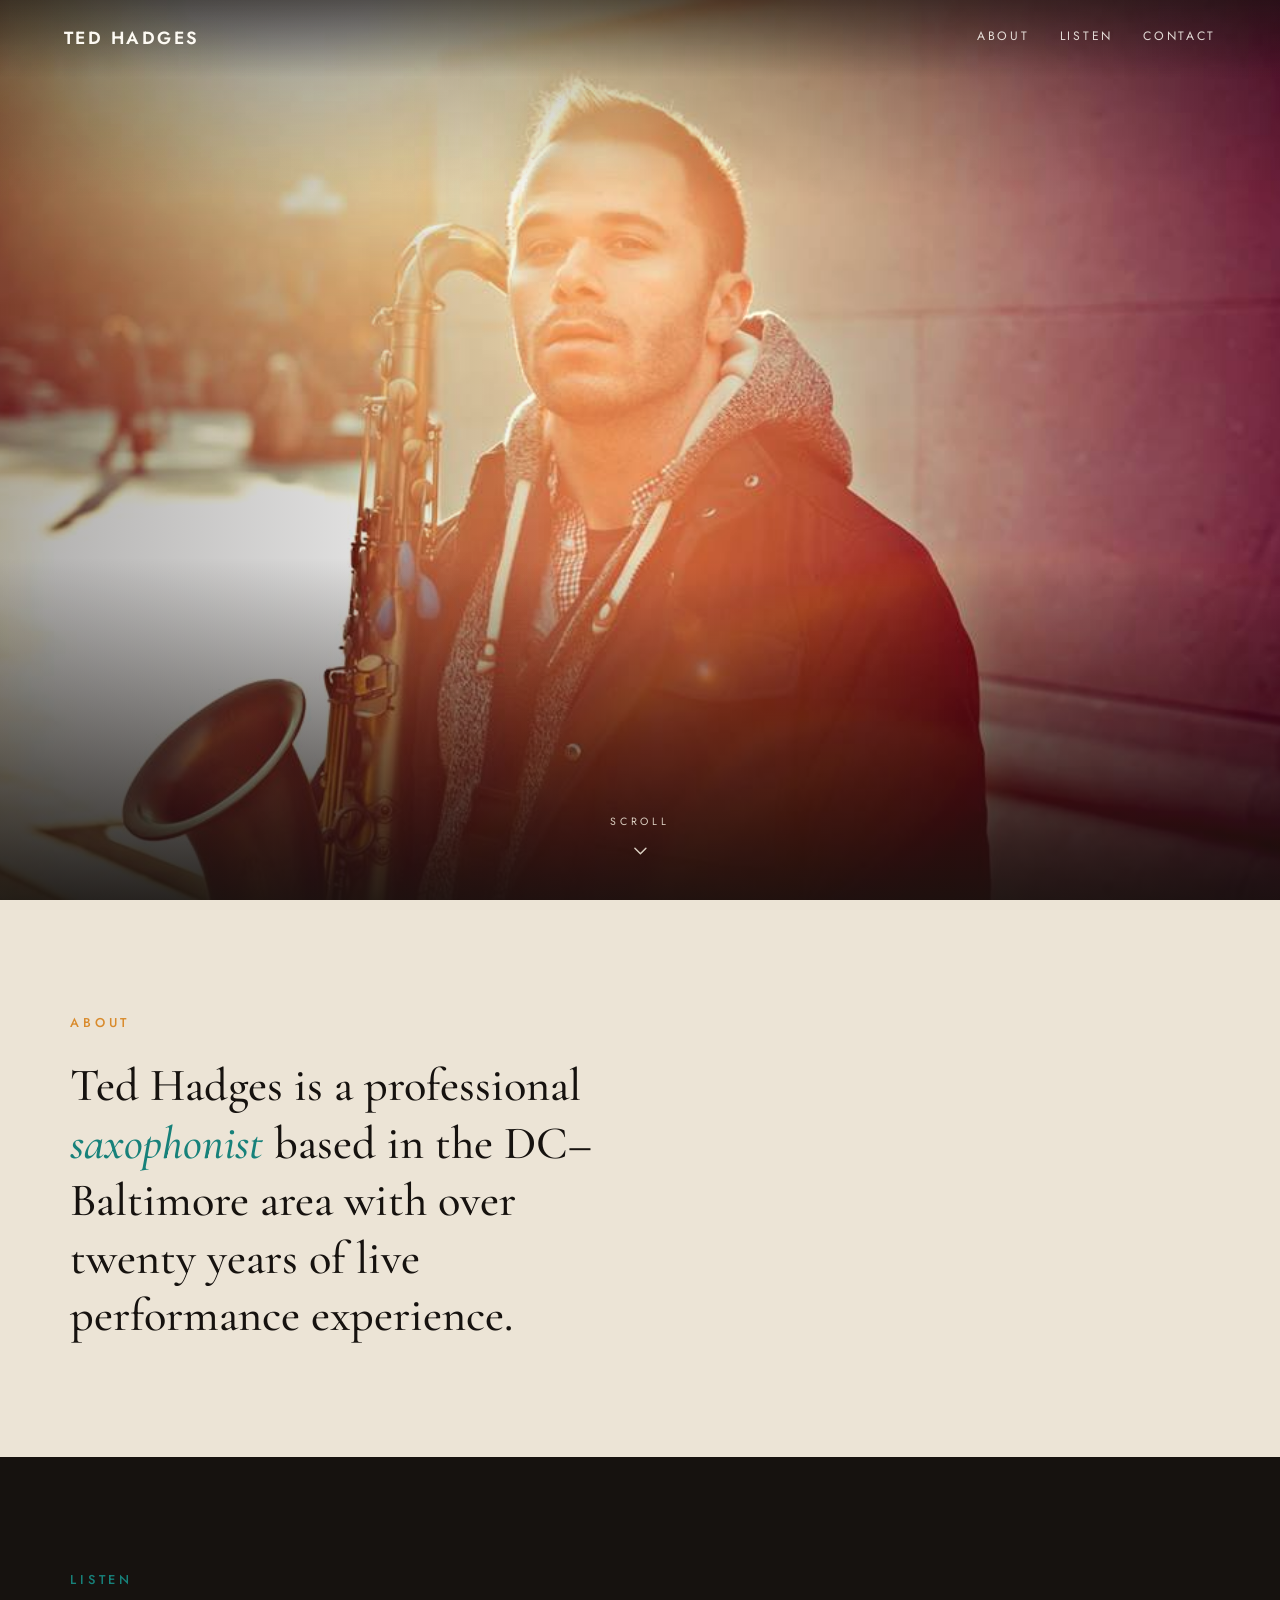
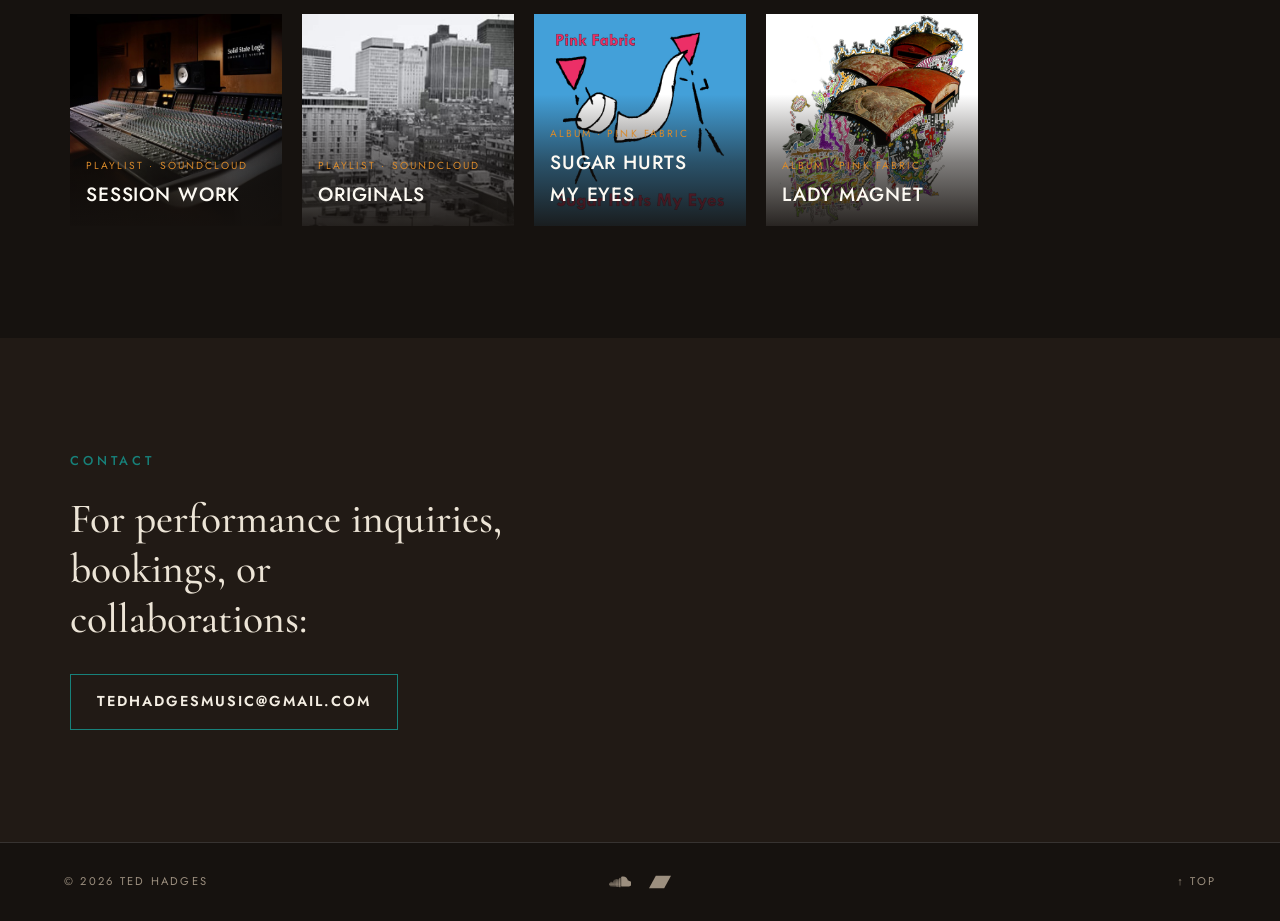
<file: index.html>
<!DOCTYPE html>
<html lang="en">
<head>
  <meta charset="utf-8">
  <meta name="viewport" content="width=device-width, initial-scale=1">
  <title>Ted Hadges — Saxophonist</title>
  <meta name="description" content="Ted Hadges is a professional saxophonist based in the DC–Baltimore area with over twenty years of live performance experience.">

  <!-- Favicons -->
  <link rel="icon" href="favicon.svg" type="image/svg+xml">
  <link rel="icon" href="favicon-32.png" sizes="32x32" type="image/png">
  <link rel="apple-touch-icon" href="apple-touch-icon.png">

  <!-- Social preview (Open Graph / Twitter) -->
  <meta property="og:type" content="website">
  <meta property="og:url" content="https://tedhadges.com/">
  <meta property="og:title" content="Ted Hadges — Saxophonist">
  <meta property="og:description" content="Professional saxophonist in the DC–Baltimore area with over twenty years of live performance experience.">
  <meta property="og:image" content="https://tedhadges.com/og-image.jpg">
  <meta property="og:image:width" content="1200">
  <meta property="og:image:height" content="630">
  <meta name="twitter:card" content="summary_large_image">
  <meta name="twitter:title" content="Ted Hadges — Saxophonist">
  <meta name="twitter:description" content="Professional saxophonist in the DC–Baltimore area with over twenty years of live performance experience.">
  <meta name="twitter:image" content="https://tedhadges.com/og-image.jpg">

  <style>
    /* self-hosted fonts */
    @font-face {
      font-family: 'Jost'; font-style: normal; font-weight: 400;
      font-display: swap; src: url('fonts/jost-normal-400-latin-ext.woff2') format('woff2');
      unicode-range: U+0100-02BA, U+02BD-02C5, U+02C7-02CC, U+02CE-02D7, U+02DD-02FF, U+0304, U+0308, U+0329, U+1D00-1DBF, U+1E00-1E9F, U+1EF2-1EFF, U+2020, U+20A0-20AB, U+20AD-20C0, U+2113, U+2C60-2C7F, U+A720-A7FF;
    }
    @font-face {
      font-family: 'Jost'; font-style: normal; font-weight: 400;
      font-display: swap; src: url('fonts/jost-normal-400-latin.woff2') format('woff2');
      unicode-range: U+0000-00FF, U+0131, U+0152-0153, U+02BB-02BC, U+02C6, U+02DA, U+02DC, U+0304, U+0308, U+0329, U+2000-206F, U+20AC, U+2122, U+2191, U+2193, U+2212, U+2215, U+FEFF, U+FFFD;
    }
    @font-face {
      font-family: 'Jost'; font-style: normal; font-weight: 500;
      font-display: swap; src: url('fonts/jost-normal-500-latin-ext.woff2') format('woff2');
      unicode-range: U+0100-02BA, U+02BD-02C5, U+02C7-02CC, U+02CE-02D7, U+02DD-02FF, U+0304, U+0308, U+0329, U+1D00-1DBF, U+1E00-1E9F, U+1EF2-1EFF, U+2020, U+20A0-20AB, U+20AD-20C0, U+2113, U+2C60-2C7F, U+A720-A7FF;
    }
    @font-face {
      font-family: 'Jost'; font-style: normal; font-weight: 500;
      font-display: swap; src: url('fonts/jost-normal-500-latin.woff2') format('woff2');
      unicode-range: U+0000-00FF, U+0131, U+0152-0153, U+02BB-02BC, U+02C6, U+02DA, U+02DC, U+0304, U+0308, U+0329, U+2000-206F, U+20AC, U+2122, U+2191, U+2193, U+2212, U+2215, U+FEFF, U+FFFD;
    }
    @font-face {
      font-family: 'Jost'; font-style: normal; font-weight: 600;
      font-display: swap; src: url('fonts/jost-normal-600-latin-ext.woff2') format('woff2');
      unicode-range: U+0100-02BA, U+02BD-02C5, U+02C7-02CC, U+02CE-02D7, U+02DD-02FF, U+0304, U+0308, U+0329, U+1D00-1DBF, U+1E00-1E9F, U+1EF2-1EFF, U+2020, U+20A0-20AB, U+20AD-20C0, U+2113, U+2C60-2C7F, U+A720-A7FF;
    }
    @font-face {
      font-family: 'Jost'; font-style: normal; font-weight: 600;
      font-display: swap; src: url('fonts/jost-normal-600-latin.woff2') format('woff2');
      unicode-range: U+0000-00FF, U+0131, U+0152-0153, U+02BB-02BC, U+02C6, U+02DA, U+02DC, U+0304, U+0308, U+0329, U+2000-206F, U+20AC, U+2122, U+2191, U+2193, U+2212, U+2215, U+FEFF, U+FFFD;
    }
    @font-face {
      font-family: 'Cormorant Garamond'; font-style: italic; font-weight: 500;
      font-display: swap; src: url('fonts/cormorant-italic-500-latin-ext.woff2') format('woff2');
      unicode-range: U+0100-02BA, U+02BD-02C5, U+02C7-02CC, U+02CE-02D7, U+02DD-02FF, U+0304, U+0308, U+0329, U+1D00-1DBF, U+1E00-1E9F, U+1EF2-1EFF, U+2020, U+20A0-20AB, U+20AD-20C0, U+2113, U+2C60-2C7F, U+A720-A7FF;
    }
    @font-face {
      font-family: 'Cormorant Garamond'; font-style: italic; font-weight: 500;
      font-display: swap; src: url('fonts/cormorant-italic-500-latin.woff2') format('woff2');
      unicode-range: U+0000-00FF, U+0131, U+0152-0153, U+02BB-02BC, U+02C6, U+02DA, U+02DC, U+0304, U+0308, U+0329, U+2000-206F, U+20AC, U+2122, U+2191, U+2193, U+2212, U+2215, U+FEFF, U+FFFD;
    }
    @font-face {
      font-family: 'Cormorant Garamond'; font-style: normal; font-weight: 500;
      font-display: swap; src: url('fonts/cormorant-normal-500-latin-ext.woff2') format('woff2');
      unicode-range: U+0100-02BA, U+02BD-02C5, U+02C7-02CC, U+02CE-02D7, U+02DD-02FF, U+0304, U+0308, U+0329, U+1D00-1DBF, U+1E00-1E9F, U+1EF2-1EFF, U+2020, U+20A0-20AB, U+20AD-20C0, U+2113, U+2C60-2C7F, U+A720-A7FF;
    }
    @font-face {
      font-family: 'Cormorant Garamond'; font-style: normal; font-weight: 500;
      font-display: swap; src: url('fonts/cormorant-normal-500-latin.woff2') format('woff2');
      unicode-range: U+0000-00FF, U+0131, U+0152-0153, U+02BB-02BC, U+02C6, U+02DA, U+02DC, U+0304, U+0308, U+0329, U+2000-206F, U+20AC, U+2122, U+2191, U+2193, U+2212, U+2215, U+FEFF, U+FFFD;
    }
    @font-face {
      font-family: 'Cormorant Garamond'; font-style: normal; font-weight: 600;
      font-display: swap; src: url('fonts/cormorant-normal-600-latin-ext.woff2') format('woff2');
      unicode-range: U+0100-02BA, U+02BD-02C5, U+02C7-02CC, U+02CE-02D7, U+02DD-02FF, U+0304, U+0308, U+0329, U+1D00-1DBF, U+1E00-1E9F, U+1EF2-1EFF, U+2020, U+20A0-20AB, U+20AD-20C0, U+2113, U+2C60-2C7F, U+A720-A7FF;
    }
    @font-face {
      font-family: 'Cormorant Garamond'; font-style: normal; font-weight: 600;
      font-display: swap; src: url('fonts/cormorant-normal-600-latin.woff2') format('woff2');
      unicode-range: U+0000-00FF, U+0131, U+0152-0153, U+02BB-02BC, U+02C6, U+02DA, U+02DC, U+0304, U+0308, U+0329, U+2000-206F, U+20AC, U+2122, U+2191, U+2193, U+2212, U+2215, U+FEFF, U+FFFD;
    }

    :root {
      --ink:      #16120f;
      --ink-2:    #211a15;
      --paper:    #ece4d6;
      --paper-2:  #f4eee3;
      --brass:    #d98a2b;
      --teal:     #17817a;
      --muted:    #9c8f7f;
      --line:     rgba(255,255,255,0.14);

      --display: 'Jost', "Helvetica Neue", Arial, sans-serif;
      --label:   'Jost', "Helvetica Neue", Arial, sans-serif;
      --body:    'Cormorant Garamond', Georgia, "Times New Roman", serif;

      --pad: clamp(1.25rem, 5vw, 4rem);
    }
    * { box-sizing: border-box; }
    /* Smooth scrolling is handled in JS (rAF) so it works even when the OS
       "reduce motion" setting disables the browser's native smooth scroll. */
    body {
      margin: 0; background: var(--ink); color: var(--paper);
      font-family: var(--body);
      font-size: clamp(1rem, 0.6rem + 0.7vw, 1.15rem);
      line-height: 1.65; -webkit-font-smoothing: antialiased;
    }
    a { color: inherit; }

    .eyebrow {
      font-family: var(--label); text-transform: uppercase;
      letter-spacing: 0.3em; font-size: clamp(0.68rem, 1.4vw, 0.8rem); font-weight: 500;
    }

    /* ---------- top bar ---------- */
    .topbar {
      position: fixed; z-index: 20; top: 0; left: 0; right: 0;
      display: flex; align-items: center; justify-content: space-between;
      padding: clamp(0.9rem, 2.2vw, 1.5rem) var(--pad);
      color: #fdfaf3;
      transition: background-color 0.3s ease, backdrop-filter 0.3s ease;
    }
    .topbar::before {
      content: ""; position: absolute; inset: 0; z-index: -1; pointer-events: none;
      background: linear-gradient(180deg, rgba(22,18,15,0.55), rgba(22,18,15,0));
      transition: opacity 0.3s ease;
    }
    .topbar.scrolled { background: rgba(22,18,15,0.9); backdrop-filter: blur(8px); }
    .topbar.scrolled::before { opacity: 0; }
    .topbar__brand {
      font-family: var(--display); font-weight: 600; text-transform: uppercase;
      letter-spacing: 0.14em; text-decoration: none; font-size: clamp(0.95rem, 1.6vw, 1.1rem);
    }
    .topbar nav { display: flex; gap: clamp(0.9rem, 2.5vw, 1.9rem); }
    .topbar nav a {
      font-family: var(--label); letter-spacing: 0.22em; text-transform: uppercase;
      font-size: clamp(0.68rem, 1.3vw, 0.76rem); text-decoration: none; opacity: 0.85;
      padding-bottom: 3px; border-bottom: 1px solid transparent;
    }
    .topbar nav a:hover, .topbar nav a:focus-visible { opacity: 1; border-bottom-color: var(--brass); }

    /* ---------- hero ---------- */
    .hero { position: relative; height: 100svh; min-height: 520px; overflow: hidden; }
    .hero__img {
      position: absolute; inset: 0; width: 100%; height: 100%;
      object-fit: cover; object-position: 50% 30%;
      filter: saturate(0.92) contrast(1.04);
    }
    .hero::after {
      content: ""; position: absolute; inset: 0;
      background:
        linear-gradient(180deg, rgba(22,18,15,0.35) 0%, rgba(22,18,15,0) 22%, rgba(22,18,15,0) 62%, rgba(22,18,15,0.9) 100%),
        linear-gradient(90deg, rgba(22,18,15,0.35) 0%, rgba(22,18,15,0) 45%);
    }
    /* hero carries no text — name lives in the nav; identity line is the About heading */
    .scrolldown {
      position: absolute; z-index: 3; left: 50%; bottom: clamp(1.4rem, 4vw, 2.4rem); transform: translateX(-50%);
      display: flex; flex-direction: column; align-items: center; gap: 0.6rem;
      text-decoration: none; color: rgba(247,240,225,0.85);
    }
    .scrolldown span {
      font-family: var(--label); text-transform: uppercase; letter-spacing: 0.35em; font-size: 0.66rem;
    }
    .scrolldown svg { width: 22px; height: 22px; animation: bob 1.8s ease-in-out infinite; }
    @keyframes bob { 0%,100%{ transform: translateY(0);} 50%{ transform: translateY(6px);} }

    /* ---------- generic ---------- */
    section { padding: clamp(3.5rem, 9vw, 7rem) var(--pad); }
    .wrap { max-width: 1140px; margin-inline: auto; }
    .section-label { color: var(--teal); display: block; margin-bottom: 1.5rem; }

    /* ---------- about ---------- */
    .about { background: var(--paper); color: var(--ink); }
    .about .section-label { color: var(--brass); }
    .about__statement {
      font-family: var(--body); font-size: clamp(1.7rem, 4vw, 2.9rem);
      line-height: 1.24; letter-spacing: 0; margin: 0; max-width: 26ch; font-weight: 500;
    }
    .about__statement em { font-style: italic; color: var(--teal); }

    /* ---------- listen: cover-tile grid ---------- */
    .listen { background: var(--ink); }
    .tiles { display: grid; grid-template-columns: repeat(auto-fill, minmax(200px, 1fr)); gap: clamp(0.9rem, 2vw, 1.25rem); }
    .tile {
      position: relative; display: block; aspect-ratio: 1 / 1; overflow: hidden;
      text-decoration: none; background: var(--ink-2);
      outline-offset: 3px;
    }
    .tile__img {
      position: absolute; inset: 0; width: 100%; height: 100%; object-fit: cover;
      transition: transform 0.5s cubic-bezier(.2,.7,.2,1); background: #fff;
    }
    .tile::after {
      content: ""; position: absolute; inset: 0;
      background: linear-gradient(180deg, rgba(22,18,15,0) 38%, rgba(22,18,15,0.55) 70%, rgba(22,18,15,0.92) 100%);
    }
    .tile__meta { position: absolute; z-index: 2; left: 1rem; right: 1rem; bottom: 0.95rem; color: #fdfaf3; }
    .tile__type { font-family: var(--label); text-transform: uppercase; letter-spacing: 0.2em; font-size: 0.64rem; color: var(--brass); display: block; margin-bottom: 0.25rem; }
    .tile__title { font-family: var(--display); font-weight: 500; text-transform: uppercase; letter-spacing: 0.045em; font-size: clamp(0.98rem, 1.8vw, 1.2rem); display: flex; align-items: center; gap: 0.4rem; }
    .tile__title::after { content: "\25B6"; font-size: 0.7em; font-weight: 600; opacity: 0; transform: translateX(-4px); transition: opacity .3s ease, transform .3s ease; }
    .tile:hover .tile__img, .tile:focus-visible .tile__img { transform: scale(1.06); }
    .tile:hover .tile__title::after, .tile:focus-visible .tile__title::after { opacity: 1; transform: none; }

    /* ---------- player lightbox ---------- */
    .modal[hidden] { display: none; }
    .modal { position: fixed; inset: 0; z-index: 100; display: flex; align-items: center; justify-content: center; padding: 1.25rem; }
    .modal__backdrop { position: absolute; inset: 0; background: rgba(10,8,6,0.85); backdrop-filter: blur(4px); }
    .modal__close {
      position: fixed; top: 0.7rem; right: 1rem; z-index: 2;
      background: none; border: 0; color: var(--paper-2); font-size: 2.4rem; line-height: 1;
      cursor: pointer; padding: 0.25rem 0.6rem; font-family: var(--label);
    }
    .modal__close:hover, .modal__close:focus-visible { color: #fff; }
    .modal__box { position: relative; z-index: 1; max-width: 100%; animation: modalin .25s ease; }
    .modal__body { display: flex; max-width: 100%; }
    .modal__body iframe { display: block; border: 0; background: #000; max-width: 100%; box-shadow: 0 20px 60px rgba(0,0,0,0.5); }
    .modal__ratio { position: relative; width: min(900px, calc(100vw - 2.5rem)); aspect-ratio: 16 / 9; }
    .modal__ratio iframe { position: absolute; inset: 0; width: 100%; height: 100%; }
    @keyframes modalin { from { opacity: 0; transform: translateY(12px); } to { opacity: 1; transform: none; } }

    /* ---------- contact ---------- */
    .contact { background: var(--ink-2); }
    .contact__line { font-family: var(--body); font-size: clamp(1.7rem, 3.6vw, 2.6rem); line-height: 1.2; margin: 0.4rem 0 1.8rem; letter-spacing: 0; max-width: 22ch; font-weight: 500; }
    .contact__line em { font-style: italic; color: var(--brass); }
    .mailto {
      display: inline-block; max-width: 100%; overflow-wrap: anywhere;
      font-family: var(--label); text-transform: uppercase; letter-spacing: 0.14em; font-weight: 600;
      font-size: 0.9rem; padding: 0.95rem 1.6rem; border: 1px solid var(--teal); color: var(--paper-2); text-decoration: none;
      transition: background-color .25s ease, color .25s ease;
    }
    .mailto:hover, .mailto:focus-visible { background: var(--teal); color: var(--ink); }

    /* ---------- footer ---------- */
    footer { display: flex; align-items: center; justify-content: space-between; gap: 1rem; padding: 1.75rem var(--pad); border-top: 1px solid var(--line); }
    footer p { margin: 0; font-family: var(--label); letter-spacing: 0.2em; text-transform: uppercase; font-size: 0.7rem; color: var(--muted); }
    .totop { font-family: var(--label); letter-spacing: 0.2em; text-transform: uppercase; font-size: 0.7rem; text-decoration: none; color: var(--muted); }
    .totop:hover, .totop:focus-visible { color: var(--paper); }
    .socials { display: inline-flex; align-items: center; gap: 1.1rem; }
    .social { display: inline-flex; color: var(--muted); transition: color .2s ease; }
    .social svg { width: 22px; height: 22px; display: block; }
    .social:hover, .social:focus-visible { color: var(--brass); }
    /* desktop: truly center the icons regardless of the side items' widths */
    @media (min-width: 620px) {
      footer { display: grid; grid-template-columns: 1fr auto 1fr; }
      footer > p { justify-self: start; }
      footer .socials { justify-self: center; }
      footer .totop { justify-self: end; }
    }

    :focus-visible { outline: 2px solid var(--brass); outline-offset: 3px; }
    @media (prefers-reduced-motion: reduce) {
      .scrolldown svg { animation: none; }
      .tile__img { transition: none; }
      .modal__box { animation: none; }
    }
    @media (max-width: 480px) {
      .scrolldown { display: none; }
      /* keep the email button within narrow viewports */
      .mailto { letter-spacing: 0.06em; padding-left: 1.1rem; padding-right: 1.1rem; font-size: 0.82rem; }
    }
  </style>
</head>
<body id="top">
  <header class="topbar" id="topbar">
    <a class="topbar__brand" href="#top">Ted Hadges</a>
    <nav aria-label="Primary">
      <a href="#about">About</a>
      <a href="#listen">Listen</a>
      <a href="#contact">Contact</a>
    </nav>
  </header>

  <section class="hero">
    <img class="hero__img" src="images/saxpark.jpg" alt="Ted Hadges holding a tenor saxophone in warm evening light">
    <a class="scrolldown" href="#about" aria-label="Scroll down">
      <span>Scroll</span>
      <svg viewBox="0 0 24 24" fill="none" stroke="currentColor" stroke-width="1.6" aria-hidden="true">
        <path d="M6 9l6 6 6-6" stroke-linecap="round" stroke-linejoin="round"/>
      </svg>
    </a>
  </section>

  <section id="about" class="about">
    <div class="wrap">
      <span class="eyebrow section-label">About</span>
      <h1 class="about__statement">Ted Hadges is a professional <em>saxophonist</em> based in the DC–Baltimore area with over twenty years of live performance experience.</h1>
    </div>
  </section>

  <section id="listen" class="listen">
    <div class="wrap">
      <span class="eyebrow section-label">Listen</span>
      <div class="tiles">
        <a class="tile" href="https://soundcloud.com/tedhadges/sets/studio-work" target="_blank" rel="noopener"
           data-embed-type="soundcloud" data-embed-id="tedhadges/sets/studio-work" data-embed-w="600" data-embed-h="560">
          <img class="tile__img" src="images/sc-studio-work.jpg" alt="Studio and commercial saxophone work" loading="lazy">
          <span class="tile__meta">
            <span class="tile__type">Playlist · SoundCloud</span>
            <span class="tile__title">Session Work</span>
          </span>
        </a>
        <a class="tile" href="https://soundcloud.com/tedhadges/sets/original-work" target="_blank" rel="noopener"
           data-embed-type="soundcloud" data-embed-id="tedhadges/sets/original-work" data-embed-w="600" data-embed-h="560">
          <img class="tile__img" src="images/sc-original-work.jpg" alt="Originals — city skyline cover" loading="lazy">
          <span class="tile__meta">
            <span class="tile__type">Playlist · SoundCloud</span>
            <span class="tile__title">Originals</span>
          </span>
        </a>
        <a class="tile" href="https://pinkfabric.bandcamp.com/album/sugar-hurts-my-eyes" target="_blank" rel="noopener"
           data-embed-type="bandcamp" data-embed-album="3026051395" data-embed-track="1848929187" data-embed-w="400" data-embed-h="472">
          <img class="tile__img" src="images/album-sugar-hurts.jpg" alt="Sugar Hurts My Eyes album cover" loading="lazy">
          <span class="tile__meta">
            <span class="tile__type">Album · Pink Fabric</span>
            <span class="tile__title">Sugar Hurts My Eyes</span>
          </span>
        </a>
        <a class="tile" href="https://pinkfabric.bandcamp.com/album/lady-magnet" target="_blank" rel="noopener"
           data-embed-type="bandcamp" data-embed-album="500709890" data-embed-w="400" data-embed-h="472">
          <img class="tile__img" src="images/album-lady-magnet.jpg" alt="Lady Magnet album cover" loading="lazy">
          <span class="tile__meta">
            <span class="tile__type">Album · Pink Fabric</span>
            <span class="tile__title">Lady Magnet</span>
          </span>
        </a>
      </div>
    </div>
  </section>

  <section id="contact" class="contact">
    <div class="wrap">
      <span class="eyebrow section-label" style="color:var(--teal)">Contact</span>
      <p class="contact__line">For performance inquiries, bookings, or collaborations:</p>
      <a class="mailto" href="mailto:tedhadgesmusic@gmail.com">tedhadgesmusic@gmail.com</a>
    </div>
  </section>

  <footer>
    <p>&copy; 2026 Ted Hadges</p>
    <div class="socials">
    <a class="social" href="https://soundcloud.com/tedhadges" target="_blank" rel="noopener" aria-label="Ted Hadges on SoundCloud">
      <svg viewBox="0 0 24 24" fill="currentColor" aria-hidden="true"><path d="M1.175 12.225c-.051 0-.094.046-.101.1l-.233 2.154.233 2.105c.007.058.05.098.101.098.05 0 .09-.04.099-.098l.255-2.105-.27-2.154c0-.057-.045-.1-.09-.1m-.899.828c-.06 0-.091.037-.104.094L0 14.479l.165 1.308c0 .055.045.094.09.094s.089-.045.104-.104l.21-1.319-.21-1.334c0-.061-.044-.09-.09-.09m1.83-1.229c-.061 0-.12.045-.12.104l-.21 2.563.225 2.458c0 .06.045.12.119.12.061 0 .105-.061.121-.12l.254-2.474-.254-2.548c-.016-.06-.061-.12-.121-.12m.945-.089c-.075 0-.135.06-.15.135l-.193 2.64.21 2.544c.016.077.075.138.149.138.075 0 .135-.061.15-.15l.24-2.532-.24-2.623c0-.075-.06-.135-.135-.135m1.155.36c-.005-.09-.075-.149-.159-.149-.09 0-.158.06-.164.149l-.217 2.43.2 2.563c.005.089.075.148.164.148.084 0 .156-.06.162-.148l.226-2.563-.226-2.43m.81-1.71c-.101 0-.18.09-.185.181l-.198 4.13.198 2.415c.006.09.084.18.185.18.1 0 .18-.09.18-.194l.223-2.4-.223-4.117c0-.104-.08-.18-.18-.18m.959-.914c-.105 0-.195.09-.195.194l-.18 5.032.18 2.386c.016.104.09.18.196.18.104 0 .18-.09.194-.194l.203-2.373-.203-5.017c-.015-.12-.09-.195-.194-.195m.989-.449c-.121 0-.211.089-.211.209l-.166 5.457.166 2.355c0 .12.09.211.209.211.104 0 .195-.09.21-.225l.187-2.34-.187-5.462c-.015-.12-.105-.21-.225-.21m1.245.045c0-.135-.105-.24-.24-.24s-.24.105-.24.24l-.164 5.877.164 2.31c0 .135.105.24.24.24s.24-.105.24-.24l.185-2.294-.185-5.878m.749-.176c-.135 0-.255.12-.255.255l-.15 5.65.15 2.294c.016.135.121.24.255.24.135 0 .255-.12.255-.255l.171-2.28-.171-5.649c0-.15-.12-.255-.255-.255m1.005.061c-.164 0-.284.135-.284.285l-.135 5.545.135 2.279c0 .15.119.271.284.271.149 0 .284-.121.284-.285l.15-2.264-.15-5.53c0-.164-.135-.285-.284-.285m1.184-1.111c-.06 0-.119.03-.164.061-.075.061-.121.15-.121.24v.15l-.12 6.66.06 1.201.045 1.186c0 .18.135.315.315.315.179 0 .314-.135.314-.331l.164-2.386-.164-6.72c0-.105-.061-.21-.15-.256-.045-.031-.105-.061-.166-.061m1.005-.529c-.09 0-.18.036-.24.09-.075.061-.135.166-.135.271v.104l-.15 7.169.075 1.186.06 1.156c.016.194.18.344.359.344.194 0 .344-.164.344-.359l.075-1.156.09-1.231-.164-7.164c0-.135-.075-.24-.18-.301-.045-.03-.105-.045-.165-.045m9.75 2.998c-.42 0-.824.089-1.185.239-.24-2.7-2.475-4.83-5.235-4.83-.66 0-1.32.135-1.905.359-.225.09-.285.181-.285.359v9.869c0 .18.135.331.315.346h8.28c1.65 0 2.99-1.335 2.99-2.99 0-1.649-1.34-2.984-2.99-2.984"/></svg>
    </a>
    <a class="social" href="https://pinkfabric.bandcamp.com" target="_blank" rel="noopener" aria-label="Ted Hadges on Bandcamp">
      <svg viewBox="0 0 24 24" fill="currentColor" aria-hidden="true"><path d="M0 18.75l7.437-13.5H24l-7.438 13.5H0z"/></svg>
    </a>
    </div>
    <a class="totop" href="#top">↑ Top</a>
  </footer>

  <div class="modal" id="player-modal" hidden>
    <div class="modal__backdrop" data-close></div>
    <button class="modal__close" type="button" data-close aria-label="Close player">&times;</button>
    <div class="modal__box" role="dialog" aria-modal="true" aria-label="Music player">
      <div class="modal__body"></div>
    </div>
  </div>

  <script>
    (function () {
      var bar = document.getElementById('topbar');
      var onScroll = function () { bar.classList.toggle('scrolled', window.scrollY > 40); };
      window.addEventListener('scroll', onScroll, { passive: true });
      onScroll();
    })();

    // Manual (rAF) smooth scroll for in-page anchors. Animating scrollTop
    // frame-by-frame works regardless of the OS reduce-motion setting, which
    // otherwise turns native smooth scrolling into an instant jump.
    (function () {
      var nav = document.getElementById('topbar');
      function ease(t) { return t < 0.5 ? 2 * t * t : 1 - Math.pow(-2 * t + 2, 2) / 2; }
      function scrollToY(targetY) {
        var startY = window.pageYOffset;
        var dist = targetY - startY;
        if (Math.abs(dist) < 2) { window.scrollTo(0, targetY); return; }
        var dur = Math.min(900, Math.max(400, Math.abs(dist) * 0.5));
        var start = null;
        function frame(ts) {
          if (start === null) start = ts;
          var p = Math.min(1, (ts - start) / dur);
          window.scrollTo(0, Math.round(startY + dist * ease(p)));
          if (p < 1) requestAnimationFrame(frame);
        }
        requestAnimationFrame(frame);
      }
      document.querySelectorAll('a[href^="#"]').forEach(function (a) {
        a.addEventListener('click', function (e) {
          var id = a.getAttribute('href');
          if (id === '#') return;
          var isTop = id === '#top';
          var target = isTop ? document.body : document.querySelector(id);
          if (!target) return;
          e.preventDefault();
          var navH = nav ? nav.offsetHeight : 0;
          var y = isTop ? 0 : (target.getBoundingClientRect().top + window.pageYOffset - navH);
          scrollToY(Math.max(0, y));
        });
      });
    })();

    // Play tiles in an on-page lightbox instead of navigating away.
    (function () {
      var modal = document.getElementById('player-modal');
      if (!modal) return;
      var body = modal.querySelector('.modal__body');
      var lastFocus = null;

      function srcFor(d) {
        if (d.embedType === 'soundcloud') {
          var u = encodeURIComponent('https://soundcloud.com/' + d.embedId);
          return 'https://w.soundcloud.com/player/?url=' + u +
            '&color=%23d98a2b&auto_play=true&hide_related=true&show_comments=false&show_user=true&show_reposts=false&visual=true';
        }
        if (d.embedType === 'bandcamp') {
          var s = 'https://bandcamp.com/EmbeddedPlayer/album=' + d.embedAlbum +
            '/size=large/bgcol=16120f/linkcol=d98a2b/artwork=small/';
          if (d.embedTrack) s += 'track=' + d.embedTrack + '/';
          return s + 'transparent=true/';
        }
        if (d.embedType === 'vimeo') {
          return 'https://player.vimeo.com/video/' + d.embedId + '?autoplay=1&title=0&byline=0&portrait=0';
        }
        return '';
      }

      function open(tile) {
        var d = tile.dataset;
        var src = srcFor(d);
        if (!src) return;
        lastFocus = tile;
        var frame = document.createElement('iframe');
        frame.setAttribute('allow', 'autoplay; fullscreen; encrypted-media; picture-in-picture');
        frame.setAttribute('allowfullscreen', '');
        var titleEl = tile.querySelector('.tile__title');
        frame.title = titleEl ? titleEl.textContent : 'Player';
        frame.src = src;
        body.innerHTML = '';
        if (d.embedRatio) {
          var wrap = document.createElement('div');
          wrap.className = 'modal__ratio';
          wrap.appendChild(frame);
          body.appendChild(wrap);
        } else {
          frame.style.width = (d.embedW || 500) + 'px';
          frame.style.maxWidth = '100%';
          frame.style.height = 'min(' + (d.embedH || 500) + 'px, 82vh)';
          body.appendChild(frame);
        }
        modal.hidden = false;
        document.body.style.overflow = 'hidden';
        modal.querySelector('.modal__close').focus();
      }

      function close() {
        if (modal.hidden) return;
        modal.hidden = true;
        body.innerHTML = '';           // removes iframe -> stops playback
        document.body.style.overflow = '';
        if (lastFocus) lastFocus.focus();
      }

      document.querySelectorAll('.tile[data-embed-type]').forEach(function (t) {
        t.addEventListener('click', function (e) { e.preventDefault(); open(t); });
      });
      modal.addEventListener('click', function (e) {
        if (e.target.hasAttribute('data-close')) close();
      });
      document.addEventListener('keydown', function (e) {
        if (e.key === 'Escape') close();
      });
    })();
  </script>
</body>
</html>
</file>
